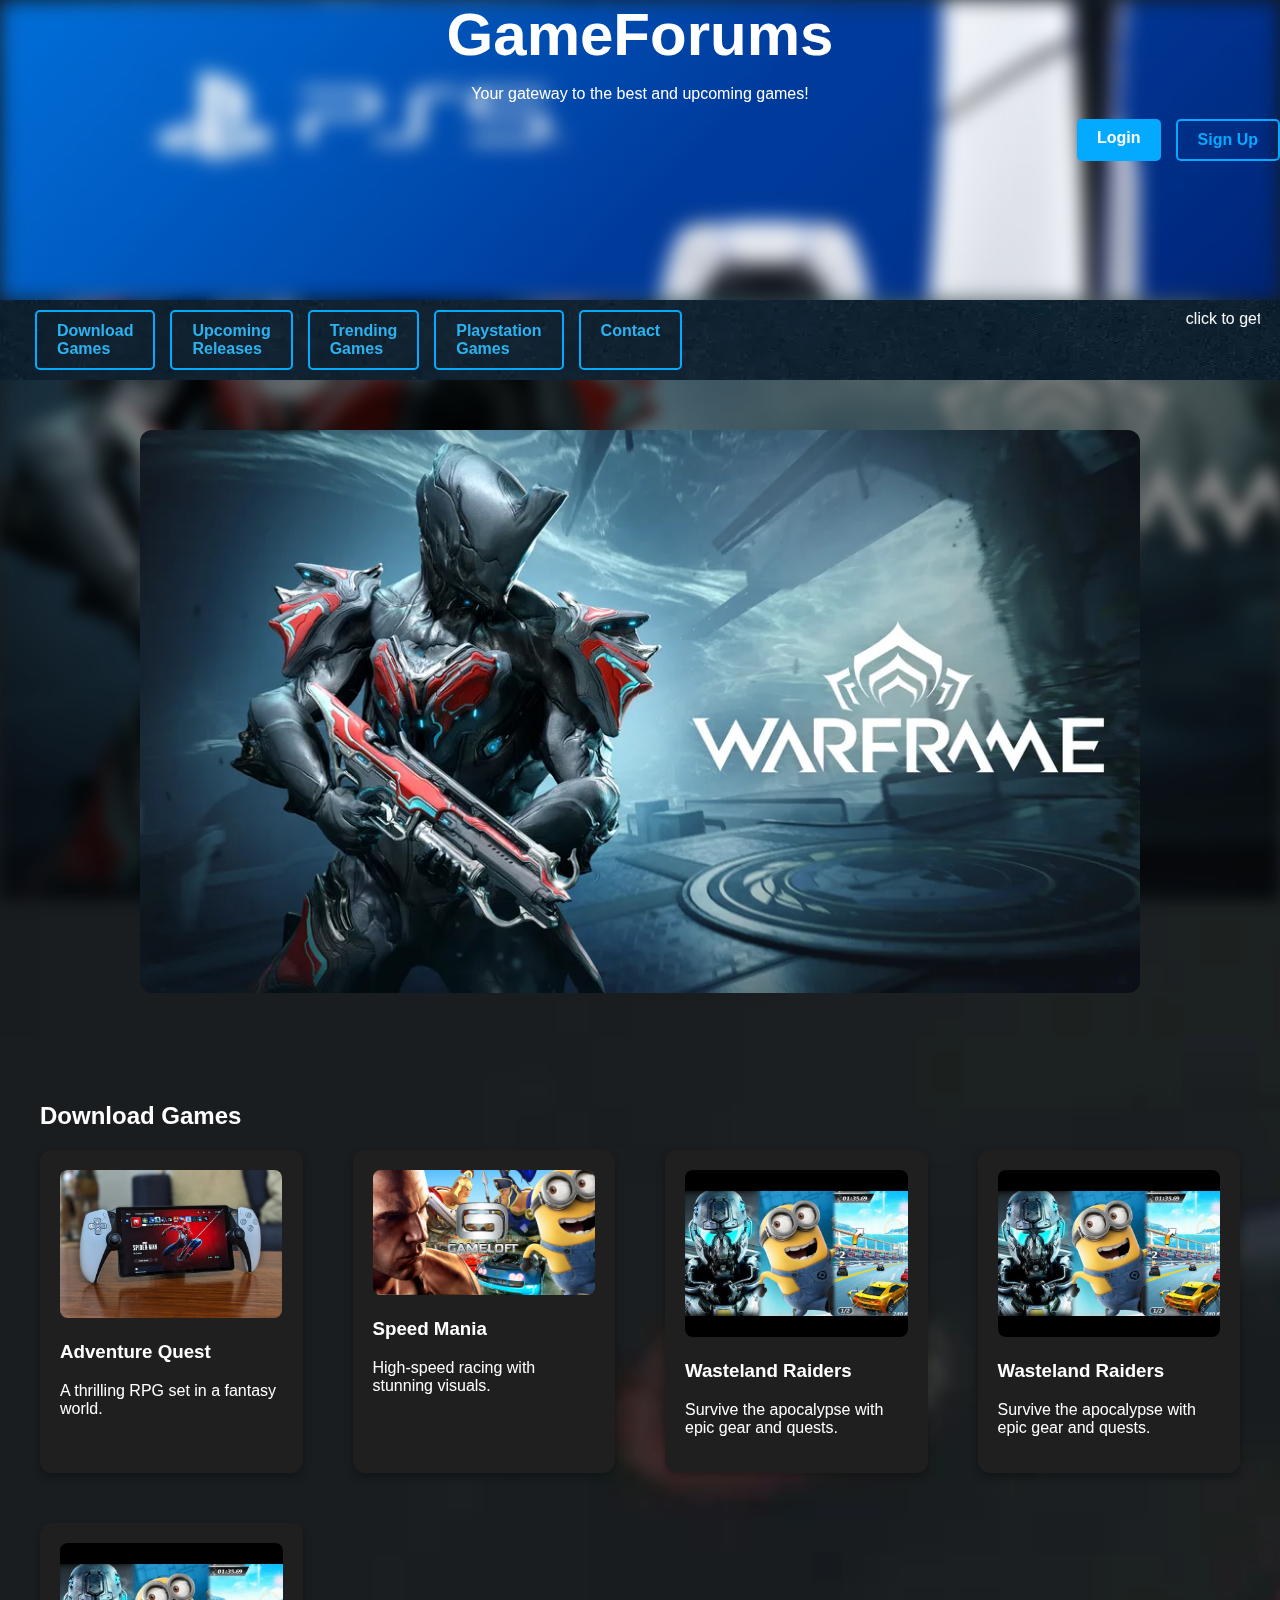
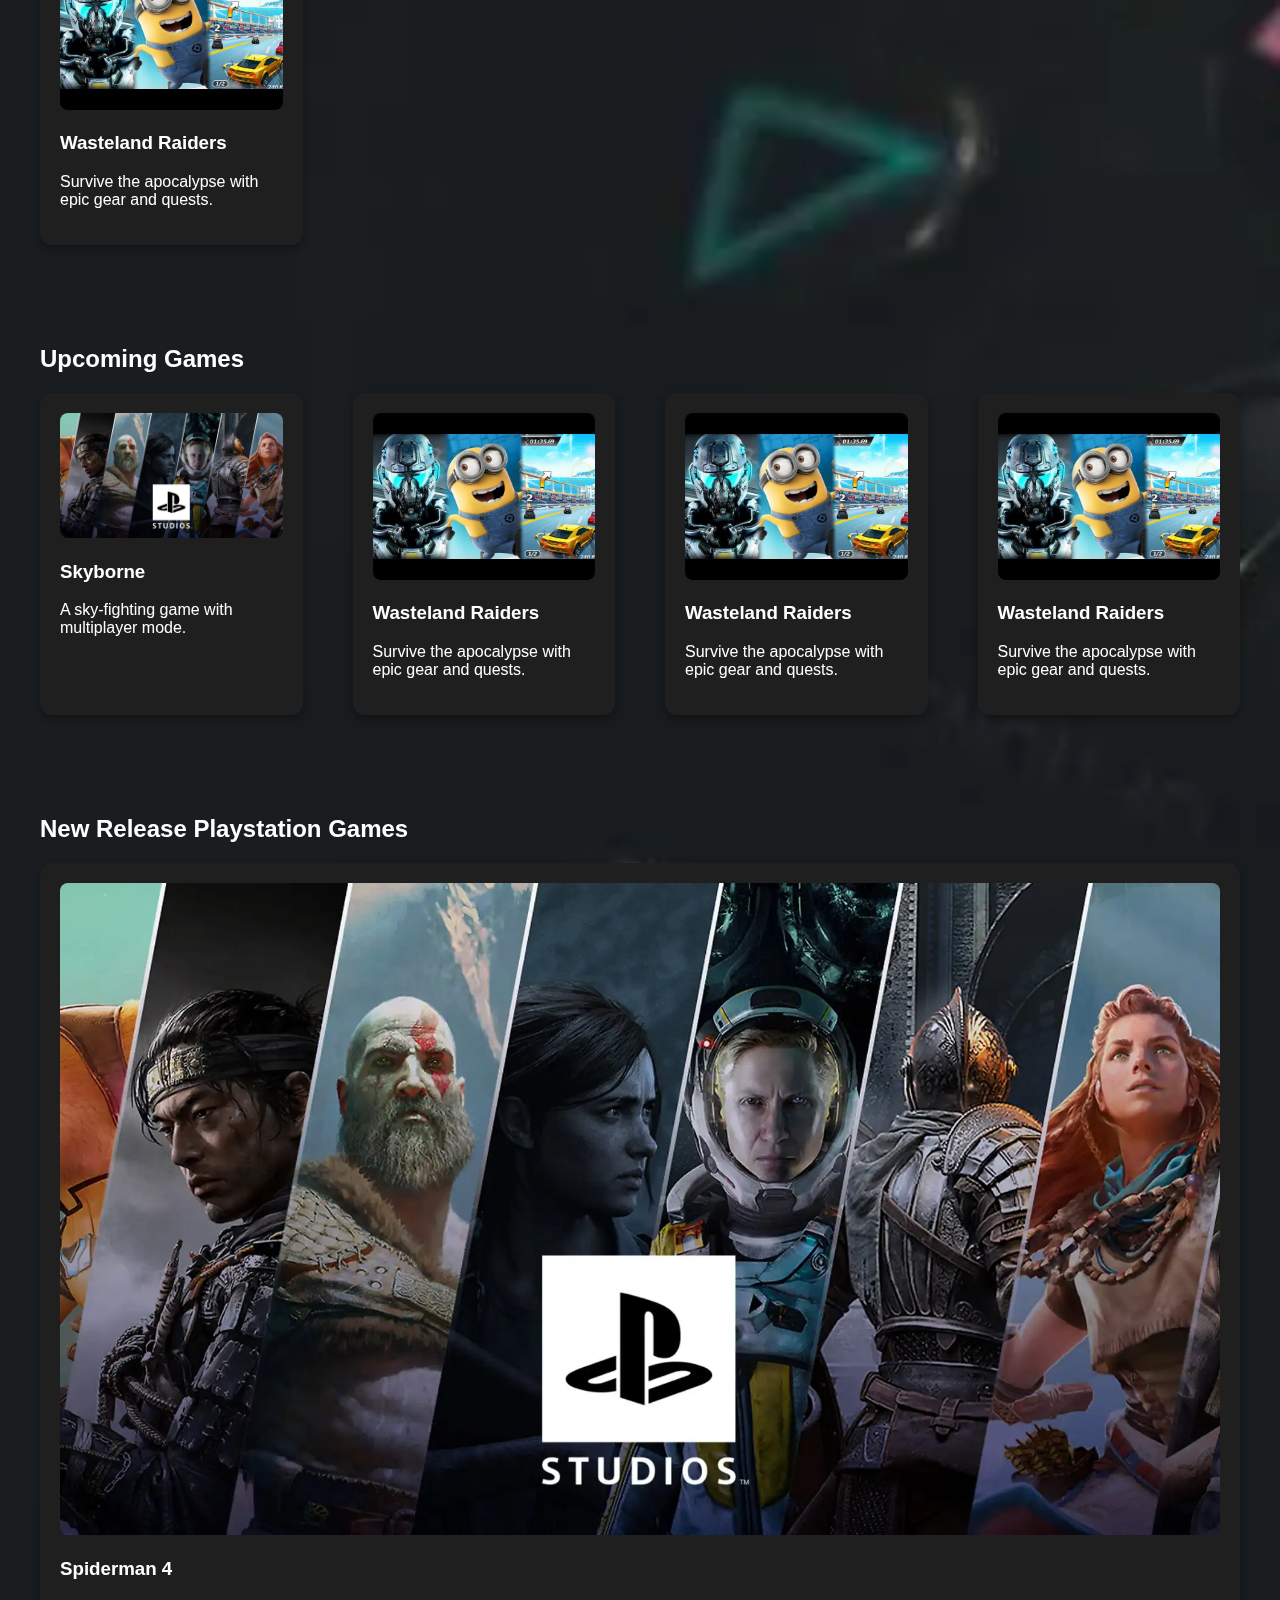
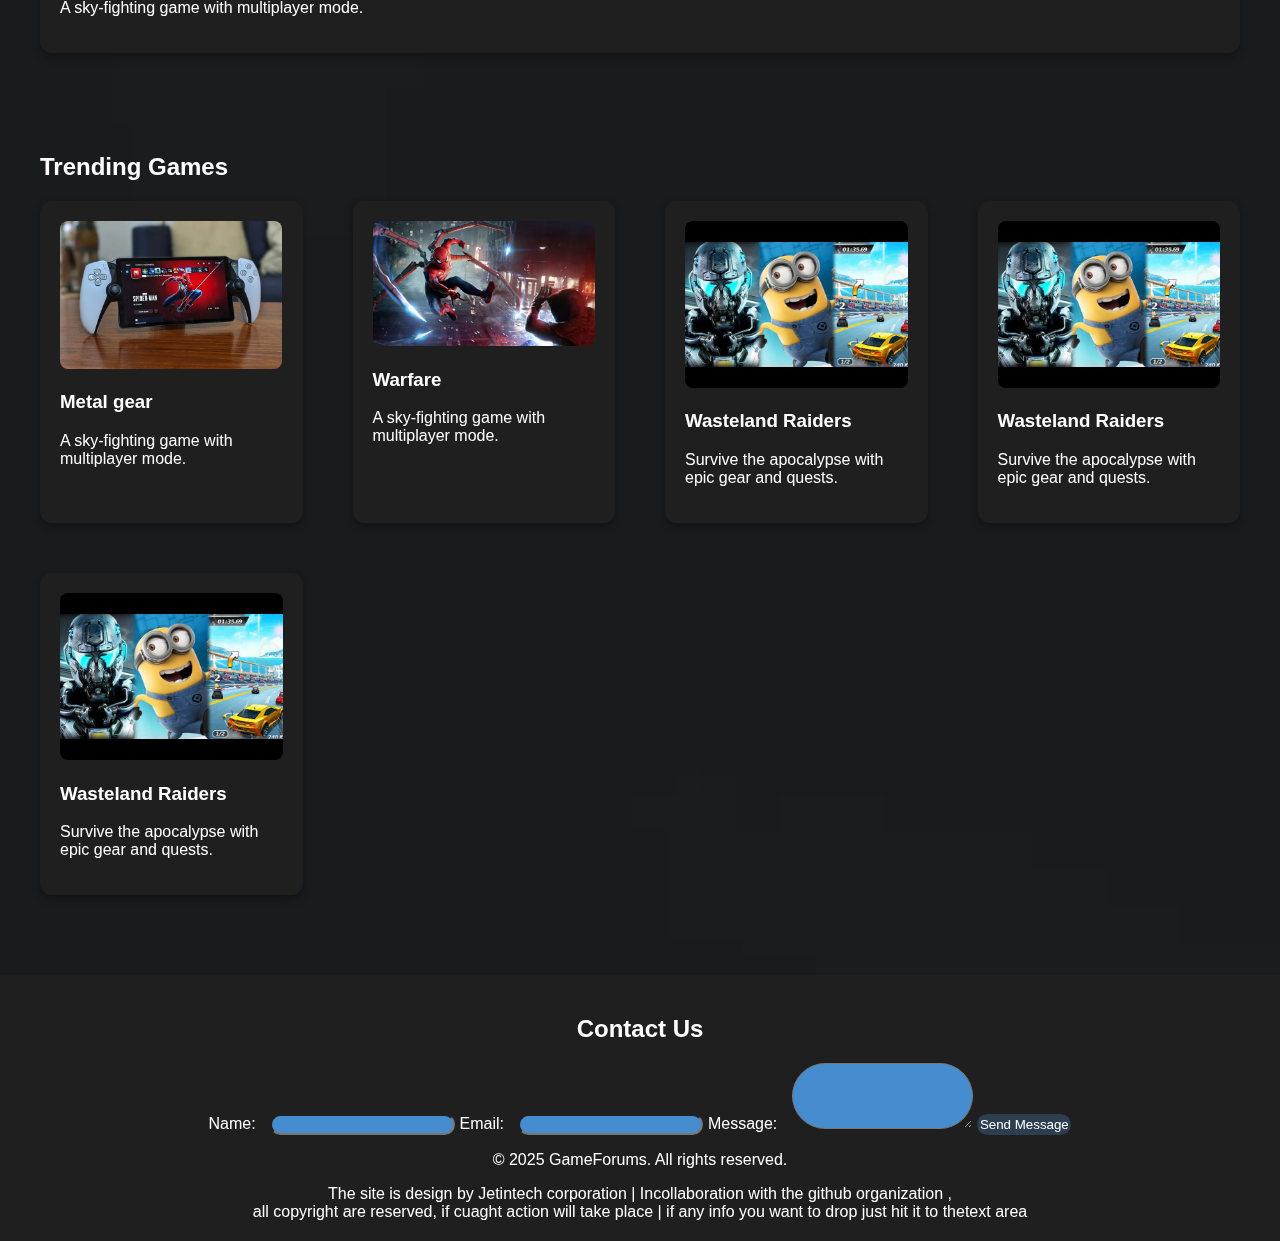
<file: index.html>
<!DOCTYPE html>
<html lang="en">
<head>
  <meta charset="UTF-8" />
  <meta name="viewport" content="width=device-width, initial-scale=1.0"/>
  <title>GameForums</title>
  <link rel="stylesheet" href="style.css">
</head>
<body>

  <header><div class="background-rotator"></div>

    <div class="slider" id="slider"></div>
    <div class="header-content">
 
      <h1>GameForums</h1>
      <p>Your gateway to the best and upcoming games!</p>
            <div class="auth-buttons">

  <a href="login.html" class="login-button">Login</a>
  <a href="login.html" class="signup-button">Sign Up</a>
</div>
    </div>
  </header>
  <nav>
    <a href="#download" class="DOWNLOAD GAMES-button">Download Games</a>
    <a href="#upcoming">Upcoming Releases</a>
        <a href="#trending Games">Trending Games</a>
    <a href="#New Release Playstation Games">Playstation Games</a>

    <a href="#contact">Contact</a>
        <marquee style="size: 10px;" behavior="" direction="left"> click to get everything you want all kinds of games, Playstation, xbox Games etc</marquee>

  </nav>

<div class="background-rotator"></div>
<div class="slideshow-container">
  <img class="slide" src="ng13.webp" style="display:block;">
  <img class="slide" src="bg6.webp">
  <img class="slide" src="bg5.jpg">
  <img class="slide" src="bg4.jpg">
  <img class="slide" src="bg8.webp">
</div>

  <section id="download">
    <h2>Download Games</h2>
    <div class="game-list">
      <div class="game">
        <img src="bg7.webp" alt="Game 1">
        <h3>Adventure Quest</h3>
        <p>A thrilling RPG set in a fantasy world.</p>
      </div>
      <div class="game">
        <img src="gameloft-e3-master-image-1024x576-1.jpg" alt="Game 2">
        <h3>Speed Mania</h3>
        <p>High-speed racing with stunning visuals.</p>
      </div>
      <div class="game">
        <img src="sddefault.jpg" alt="Coming Soon">
        <h3>Wasteland Raiders</h3>
        <p>Survive the apocalypse with epic gear and quests.</p>
      </div><div class="game">
        <img src="sddefault.jpg" alt="Coming Soon">
        <h3>Wasteland Raiders</h3>
        <p>Survive the apocalypse with epic gear and quests.</p>
      </div><div class="game">
        <img src="sddefault.jpg" alt="Coming Soon">
        <h3>Wasteland Raiders</h3>
        <p>Survive the apocalypse with epic gear and quests.</p>
      </div>
    </div>
  </section>

  <section id="upcoming">
    <h2>Upcoming Games</h2>
    <div class="game-list">
      <div class="game">
        <img src="bg2.webp" alt="Coming Soon">
        <h3>Skyborne</h3>
        <p>A sky-fighting game with multiplayer mode.</p>
      </div>
      <div class="game">
        <img src="sddefault.jpg" alt="Coming Soon">
        <h3>Wasteland Raiders</h3>
        <p>Survive the apocalypse with epic gear and quests.</p>
      </div>
      <div class="game">
        <img src="sddefault.jpg" alt="Coming Soon">
        <h3>Wasteland Raiders</h3>
        <p>Survive the apocalypse with epic gear and quests.</p>
      </div>
      <div class="game">
        <img src="sddefault.jpg" alt="Coming Soon">
        <h3>Wasteland Raiders</h3>
        <p>Survive the apocalypse with epic gear and quests.</p>
      </div>
    </div>
  </section>
<Section id="New Release Playstation Games">
  <h2>New Release Playstation Games</h2>
      <div class="game-list">
      <div class="game">
                <img src="bg2.webp" alt="Coming Soon">
        <h3>Spiderman 4</h3>
        <p>A sky-fighting game with multiplayer mode.</p>
      </div>
</Section>
<Section id="trending Games">
<h2>Trending Games</h2>
      <div class="game-list">
      <div class="game">
                <img src="bg7.webp" alt="Coming Soon">
        <h3>Metal gear</h3>
        <p>A sky-fighting game with multiplayer mode.</p>
      </div>
      <div class="game">
                <img src="bg11.avif" alt="Coming Soon">
        <h3>Warfare</h3>
        <p>A sky-fighting game with multiplayer mode.</p>
      </div>
      <div class="game">
        <img src="sddefault.jpg" alt="Coming Soon">
        <h3>Wasteland Raiders</h3>
        <p>Survive the apocalypse with epic gear and quests.</p>
      </div>
      <div class="game">
        <img src="sddefault.jpg" alt="Coming Soon">
        <h3>Wasteland Raiders</h3>
        <p>Survive the apocalypse with epic gear and quests.</p>
      </div>
      <div class="game">
        <img src="sddefault.jpg" alt="Coming Soon">
        <h3>Wasteland Raiders</h3>
        <p>Survive the apocalypse with epic gear and quests.</p>
      </div>
      </div>
</Section>
  <footer id="contact">
    <h2>Contact Us</h2>
    <form onsubmit="handleSubmit(event)">
      <label for="name">Name:</label>
      <input type="text" id="name" required>
      <label for="email">Email:</label>
      <input type="email" id="email" required>
      <label for="message">Message:</label>
      <textarea id="message" rows="4" required></textarea>
      <button type="submit">Send Message</button>
    </form>
    <div id="confirmation" class="hidden">Thank you! We'll be in touch soon.</div>
  </section>

    <p>&copy; 2025 GameForums. All rights reserved.</p>
    The site is design by Jetintech corporation | Incollaboration  with the github organization ,<br>
    all copyright are reserved, if cuaght action will take place | if any info you want to drop just hit it to thetext area
  </footer>

  <script src="script.js"></script>
</body>
</html>
</file>
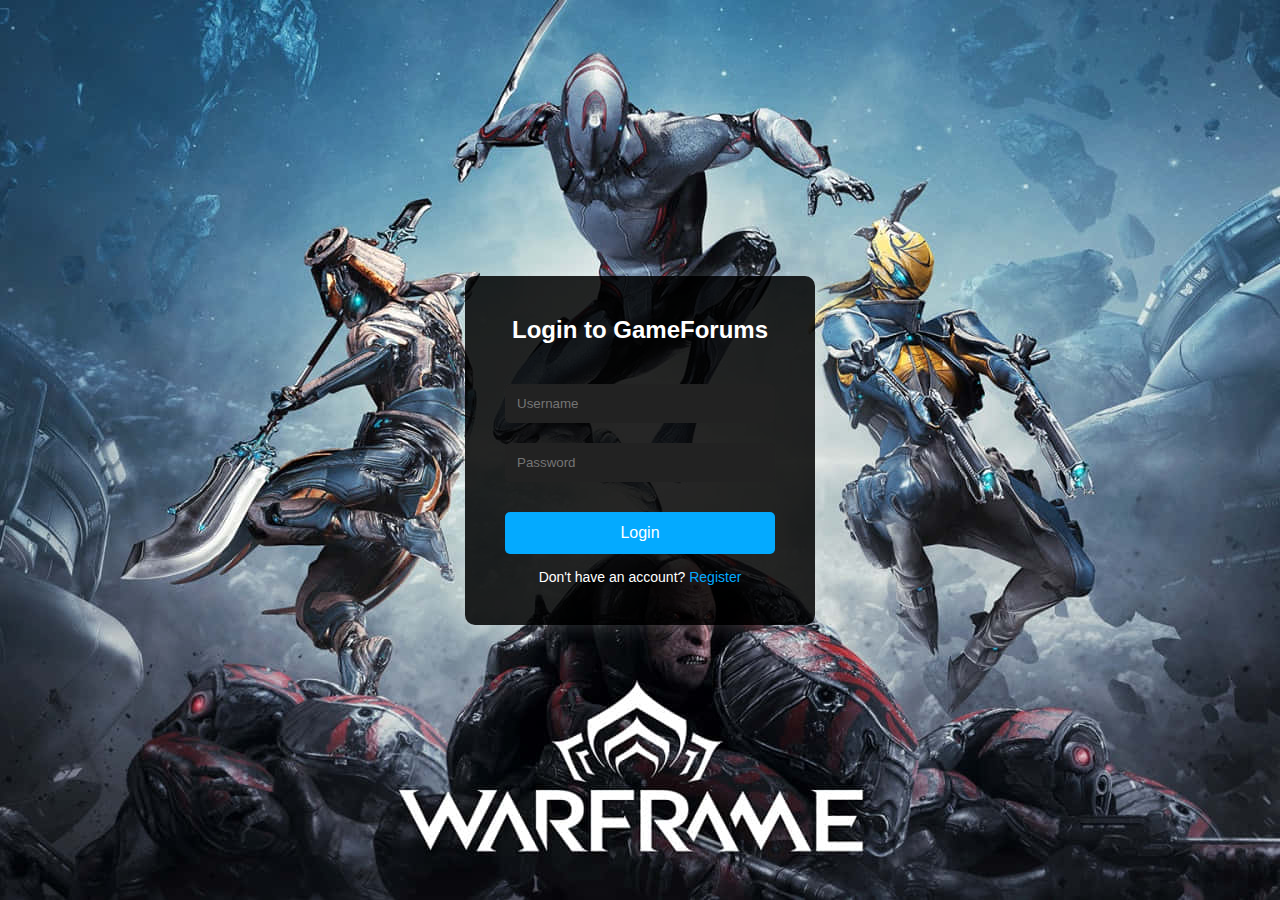
<file: login.html>
<!DOCTYPE html>
<html lang="en">
<head>
  <meta charset="UTF-8">
  <title>GameForums Login</title>
  <style>
    * {
      margin: 0;
      padding: 0;
      box-sizing: border-box;
      font-family: 'Segoe UI', sans-serif;
      backface-visibility: var(100px);
    }

    body {
      background: url(bg12.jpg) no-repeat center center/cover;
      height: 100vh;
      backface-visibility: var(100px);
      display: flex;
      align-items: center;
      justify-content: center;
    }

    .login-container {
      background: rgba(0, 0, 0, 0.85);
      padding: 40px;
      border-radius: 10px;
      width: 350px;
      color: white;
      box-shadow: 0 0 20px rgba(255, 255, 255, 0.2);
    }

    .login-container h2 {
      text-align: center;
      margin-bottom: 30px;
      font-weight: 600;
    }

    .login-container input[type="text"],
    .login-container input[type="password"] {
      width: 100%;
      padding: 12px;
      margin: 10px 0;
      border: none;
      border-radius: 5px;
      background-color: #222;
      color: white;
      outline: none;
    }

    .login-container input[type="submit"] {
      width: 100%;
      padding: 12px;
      margin-top: 20px;
      background: #04aaff;
      border: none;
      color: white;
      font-size: 16px;
      border-radius: 5px;
      cursor: pointer;
      transition: background 0.3s ease;
    }

    .login-container input[type="submit"]:hover {
      background: #0280c9;
    }

    .login-container p {
      margin-top: 15px;
      text-align: center;
      font-size: 14px;
    }

    .login-container a {
      color: #04aaff;
      text-decoration: none;
    }

    .login-container a:hover {
      text-decoration: underline;
    }
  </style>
</head>
<body>

  <div class="login-container">
    <h2>Login to GameForums</h2>
    <form action="index.html" method="post">
      <input type="text" name="username" placeholder="Username" required>
      <input type="password" name="password" placeholder="Password" required>
      <input type="submit" value="Login">
    </form>
    <p>Don't have an account? <a href="#">Register</a></p>
  </div>


  <script>
    function handleLogin(event) {
      event.preventDefault(); // prevent form from submitting

      const username = document.getElementById('username').value.trim();
      const password = document.getElementById('password').value.trim();

      if (username && password) {
        window.location.href = "index.html"; // redirect to homepage
      } else {
        alert("Please fill in both fields.");
      }
    }
  </script>
</body>
</html>
</file>
<file: style.css>
body {
  margin: 0;
  font-family: 'Segoe UI', Tahoma, Geneva, Verdana, sans-serif;
  background-image: url(bg10.webp);
  background-repeat:no-repeat;
  background-size: cover;
  backface-visibility: var(100px);
  color: #fff;
}
header {
  position: relative;
  height: 300px;
  overflow: hidden;
  
}
.slider {
  position: absolute;
  width: 100%;
  height: 100%;
  background-size: cover;
  background-position: center;
  filter: blur(10px);
  z-index: 0;
  transition: background-image 1s ease-in-out;
}
.header-content {
  position: relative;
  z-index: 1;
  text-align: center;
  text-size-adjust: 400px
}
.header-content h1 {
  font-size: 60px;
  margin: 0;
}
nav {
  background-image: url(bg9.webp);
  display: flex;
  justify-content: left;
  padding: 10px 20PX;
  border-radius: 2PX solid px#04aaff ;
  text-size-adjust: 400px;

}
nav a {
    background-color: transparent;
  border: 2px solid #04aaff;
  color: #2db2f0;
padding: 10px 20px;
  text-decoration: none;
  font-weight: bold;
  border-radius: 5px;
  transition: 0.3s ease;
   text-align: left;
  margin-left: 15px;
}

nav a:hover{
  background-color: #04aaff;
  color: rgb(246, 248, 250);
  border-radius: 2px #04aaff;
}
section {
  padding: 40px 20px;
  max-width: 1200px;
  margin: auto;
}
.game-list {
  display: grid;
  grid-template-columns: repeat(auto-fit, minmax(250px, 1fr));
  gap: 50px;
}
.game {
  background: #1f1f1f;
  padding: 20px;
  border-radius: 12px;
  box-shadow: 0 4px 8px rgba(0,0,0,0.3);
}
.game img {
  max-width: 100%;
  border-radius: 8px;
}
footer {
  text-align: center;
  padding: 20px;
  background: #1f1f1f;
  margin-top: 40px;
}
.background-rotator {
  position: fixed;
  top: 0;
  left: 0;
  width: 100%;
  height: 100%;
  z-index: -1;
  background-size: cover;
  background-position: center;
  filter: blur(8px) brightness(0.5);
  transition: background-image 1s ease-in-out;
}

.slideshow-container {
  position: relative;
  width: 100%;
  max-width: 1000px;
  margin: 50px auto;
}

.slideshow-container .slide {
  width: 100%;
  display: none;
  border-radius: 12px;
}
.auth-buttons {
  display: flex;
  gap: 15px;
  margin-top: 10px;
  justify-content:right;
  
}

.login-button, .signup-button {
  padding: 10px 20px;
  text-decoration: none;
  font-weight: bold;
  border-radius: 5px;
  transition: 0.3s ease;
   justify-content: right;
   float: 10%; ;
}

.login-button {
  background-color: #04aaff;
  color: white;
}

.signup-button {
  background-color: transparent;
  border: 2px solid #04aaff;
  color: #04aaff;
}

.login-button:hover {
  background-color: #0280c9;
}

.signup-button:hover {
  background-color: #04aaff;
  color: white;
  float: inline-end;
}
marquee{
  size: 10px;
  background-size:2px ;
  font-family: Arial, Helvetica, sans-serif;
  padding-bottom: 10px;
}section {
 padding: 40px 20px;
  max-width: 1200px;
  margin: auto;
}

form {
  display: inline-block;
  flex-direction: column;
  background-color:transparent;
}

input, textarea {
  padding:none ;
  margin:none ;
  margin-left: 10px;
  background-color: rgb(70, 141, 207);
  border-radius: 40px;
  size: 10px;
}

button {
  background-color: #2c3e50;
  color: white;
  padding: 0.2em;
  border: #04aaff;
  cursor: pointer;
  border-radius: 40px;
}

button:hover {
  background-color: #0a5197;
}

footer {
   text-align: center;
  padding: 20px;
  background: #1f1f1f;
  margin-top: 40px;
}

.hidden {
  display: none;
  margin-top: 1em;
  color: green;
}
</file>
